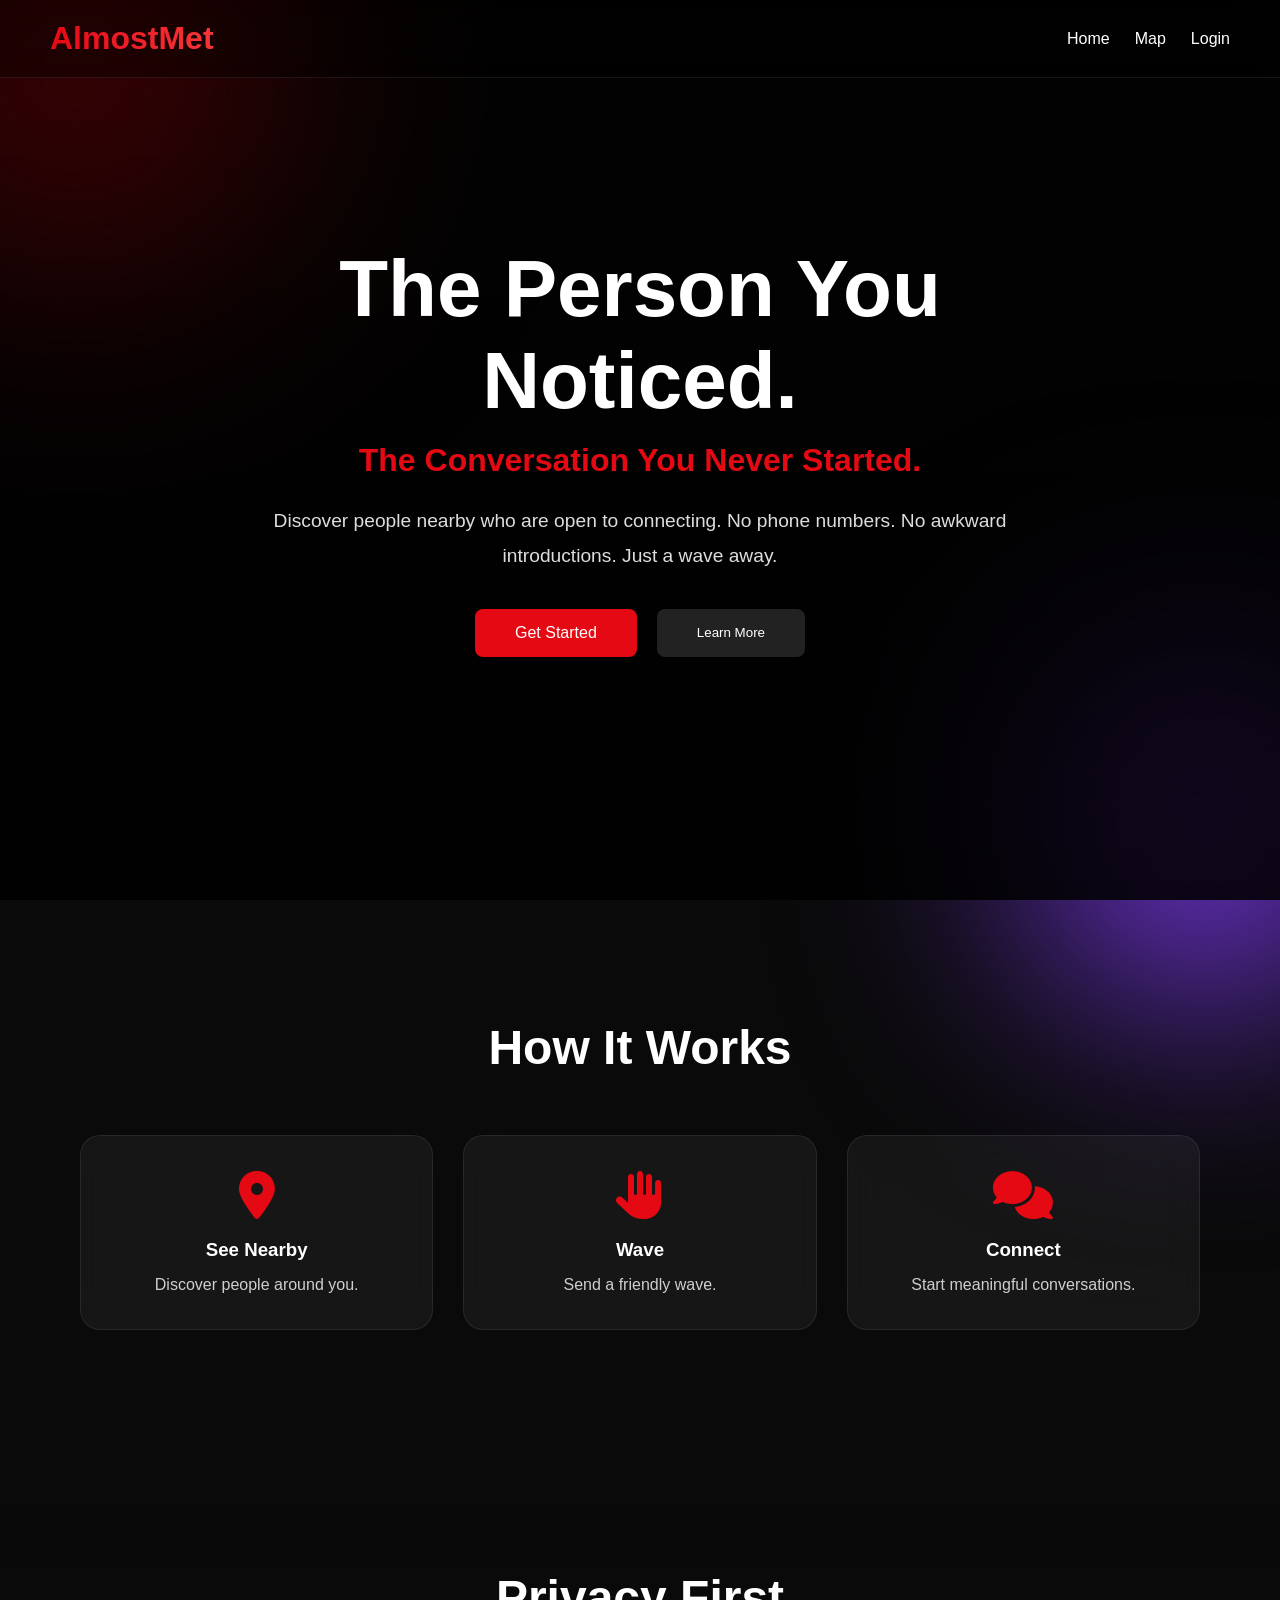
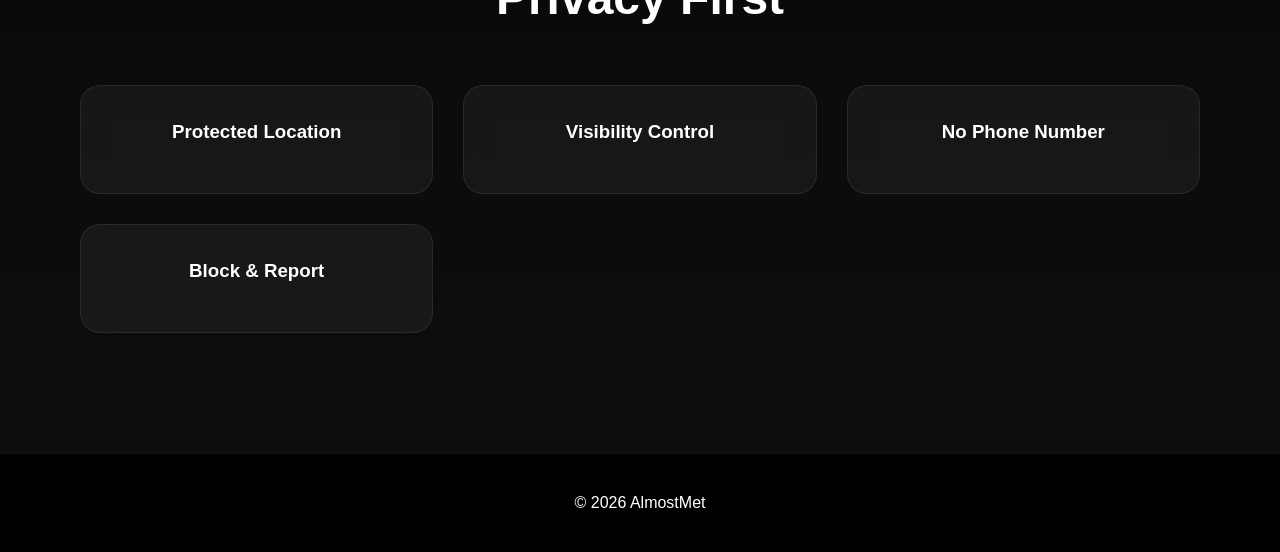
<file: index.html>
<!DOCTYPE html>
<html lang="en">
<head>
<meta charset="UTF-8">
<meta name="viewport" content="width=device-width, initial-scale=1.0">
<title>AlmostMet</title>

<link rel="stylesheet" href="style.css">

<link
rel="stylesheet"
href="https://cdnjs.cloudflare.com/ajax/libs/font-awesome/6.5.2/css/all.min.css"
/>

</head>
<div class="orb orb1"></div>
<div class="orb orb2"></div>

<body>

<nav>
    <div class="logo">AlmostMet</div>

    <ul>
        <li><a href="#">Home</a></li>
        <li><a href="map.html">Map</a></li>
        <a href="login.html">Login</a>
    </ul>
</nav>

<section class="hero">

    <div class="overlay"></div>

    <div class="hero-content">

        <h1>The Person You Noticed.</h1>

        <h2>The Conversation You Never Started.</h2>

        <p>
            Discover people nearby who are open to connecting.
            No phone numbers. No awkward introductions.
            Just a wave away.
        </p>

        <div class="buttons">

            <button class="btn-red">
                Get Started
            </button>

            <button class="btn-dark">
                Learn More
            </button>

        </div>

    </div>

</section>

<section class="how">

    <h2>How It Works</h2>

    <div class="cards">

        <div class="card">
            <i class="fa-solid fa-location-dot"></i>
            <h3>See Nearby</h3>
            <p>Discover people around you.</p>
        </div>

        <div class="card">
            <i class="fa-solid fa-hand"></i>
            <h3>Wave</h3>
            <p>Send a friendly wave.</p>
        </div>

        <div class="card">
            <i class="fa-solid fa-comments"></i>
            <h3>Connect</h3>
            <p>Start meaningful conversations.</p>
        </div>

    </div>

</section>

<section class="safety">

    <h2>Privacy First</h2>

    <div class="cards">

        <div class="card">
            <h3>Protected Location</h3>
        </div>

        <div class="card">
            <h3>Visibility Control</h3>
        </div>

        <div class="card">
            <h3>No Phone Number</h3>
        </div>

        <div class="card">
            <h3>Block & Report</h3>
        </div>

    </div>

</section>

<footer>

    <p>© 2026 AlmostMet</p>

</footer>

</body>

<script>
window.addEventListener('scroll',()=>{

let scroll = window.pageYOffset;

document.querySelector('.hero')
.style.backgroundPositionY =
scroll * 0.5 + 'px';

});
</script>

</html>
</file>
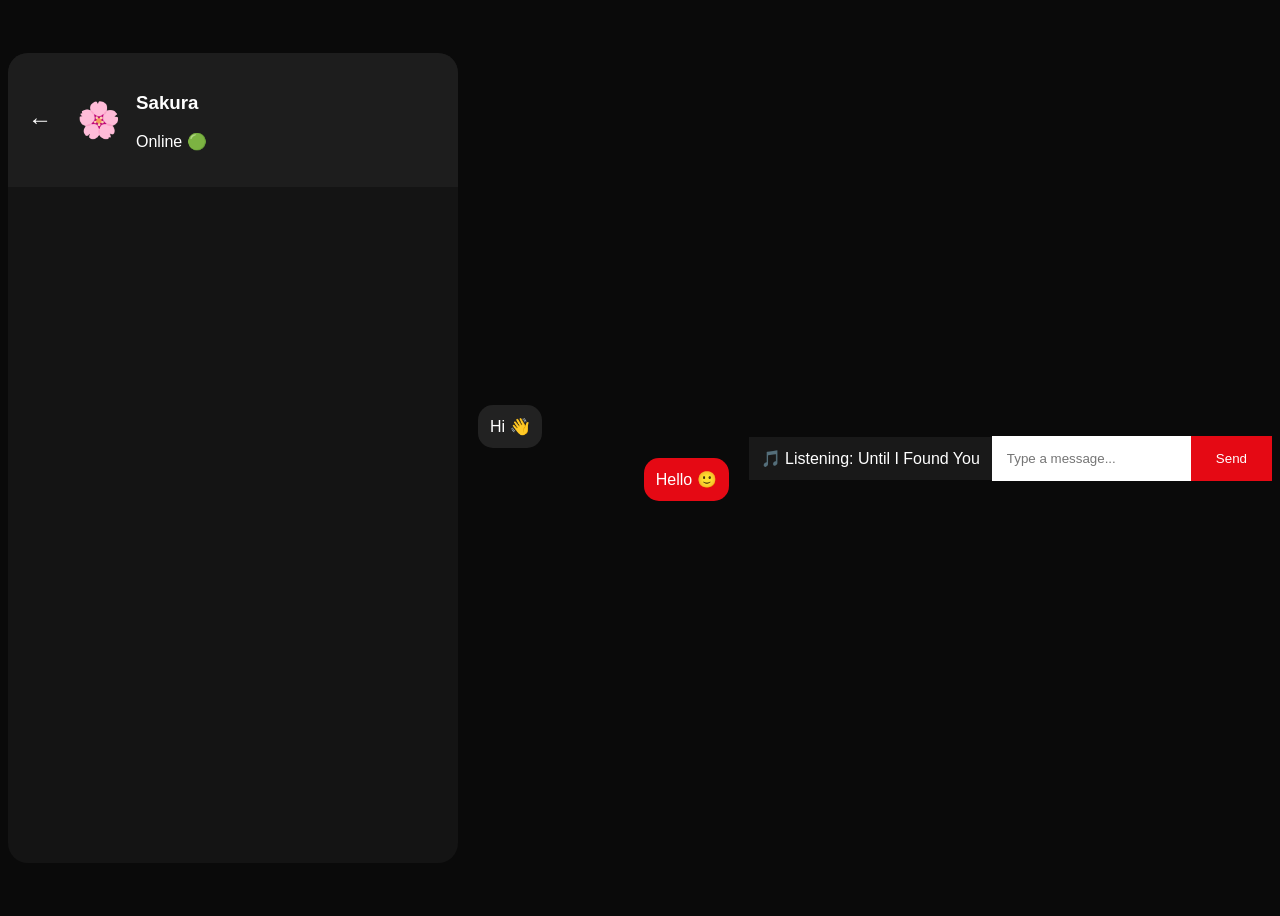
<file: chat.html>
<!DOCTYPE html>
<html>

<head>

<title>AlmostMet Chat</title>

<link rel="stylesheet" href="chat.css">

</head>

<body>

<div class="chat-container">

    <div class="chat-header">

    <a href="map.html" class="back-btn">
←
    </a>

    <div class="avatar">
    🌸
    </div>

    <div>

    <h3>Sakura</h3>

    <p>Online 🟢</p>

    </div>

</div>

    </div>

    <div class="messages" id="messages">

        <div class="received">
            Hi 👋
        </div>

        <div class="sent">
            Hello 🙂
        </div>

    </div>

    <div class="music-bar">

        🎵 Listening:
        Until I Found You

    </div>

    <div class="input-box">

        <input
        type="text"
        placeholder="Type a message...">

        <button>
            Send
        </button>

    </div>

</div>

<script src="chat.js"></script>

</body>

</html>
</file>
<file: style.css>
*{
    margin:0;
    padding:0;
    box-sizing:border-box;
    font-family:'Segoe UI',sans-serif;
}

html{
    scroll-behavior:smooth;
}

body{
    background:#0a0a0a;
    color:white;
    overflow-x:hidden;
}

/* BACKGROUND ORBS */

.orb{
    position:fixed;
    border-radius:50%;
    filter:blur(120px);
    z-index:-1;
}

.orb1{
    width:450px;
    height:450px;
    background:#e50914;
    top:-150px;
    left:-150px;
    animation:float1 12s infinite ease-in-out;
}

.orb2{
    width:350px;
    height:350px;
    background:#7c3aed;
    right:-100px;
    bottom:-100px;
    animation:float2 10s infinite ease-in-out;
}

@keyframes float1{
    50%{
        transform:translateY(120px);
    }
}

@keyframes float2{
    50%{
        transform:translateY(-80px);
    }
}

/* NAVBAR */

nav{

    position:fixed;
    top:0;
    width:100%;

    display:flex;
    justify-content:space-between;
    align-items:center;

    padding:20px 50px;

    background:rgba(0,0,0,.35);

    backdrop-filter:blur(20px);

    border-bottom:1px solid rgba(255,255,255,.08);

    z-index:1000;
}

.logo{

    font-size:2rem;
    font-weight:800;

    background:linear-gradient(
    90deg,
    #e50914,
    #ff4d4d,
    #ffffff
    );

    background-size:300%;

    -webkit-background-clip:text;
    color:transparent;

    animation:gradientMove 5s linear infinite;
}

@keyframes gradientMove{

    from{
        background-position:0%;
    }

    to{
        background-position:300%;
    }
}

nav ul{
    list-style:none;
    display:flex;
    gap:25px;
}

nav a{
    color:white;
    text-decoration:none;
    transition:.3s;
}

nav a:hover{
    color:#e50914;
}

/* HERO */

.hero{

    height:100vh;

    background:url('https://images.unsplash.com/photo-1519501025264-65ba15a82390?q=80&w=1920')
    center/cover no-repeat;

    position:relative;

    display:flex;
    justify-content:center;
    align-items:center;
}

.overlay{

    position:absolute;
    inset:0;

    background:
    linear-gradient(
    rgba(0,0,0,.75),
    rgba(0,0,0,.85)
    );
}

.hero-content{

    position:relative;
    z-index:2;

    text-align:center;
    max-width:850px;

    padding:20px;

    animation:fadeUp 1.2s ease;
}

.hero h1{

    font-size:5rem;
    font-weight:800;

    margin-bottom:15px;
}

.hero h2{

    color:#e50914;

    margin-bottom:25px;

    font-size:2rem;
}

.hero p{

    font-size:1.2rem;

    line-height:1.8;

    margin-bottom:35px;

    color:#ddd;
}

@keyframes fadeUp{

    from{
        opacity:0;
        transform:translateY(50px);
    }

    to{
        opacity:1;
        transform:translateY(0);
    }
}

/* BUTTONS */

.buttons{

    display:flex;
    justify-content:center;
    gap:20px;
}

.btn-red{

    background:#e50914;

    border:none;

    color:white;

    padding:15px 40px;

    border-radius:8px;

    cursor:pointer;

    font-size:1rem;

    transition:.3s;
}

.btn-red:hover{

    transform:scale(1.08);

    box-shadow:
    0 0 40px rgba(229,9,20,.5);
}

.btn-dark{

    background:#222;

    border:none;

    color:white;

    padding:15px 40px;

    border-radius:8px;

    cursor:pointer;

    transition:.3s;
}

.btn-dark:hover{

    transform:scale(1.08);
}

/* SECTIONS */

section{
    padding:120px 80px;
}

section h2{

    text-align:center;

    font-size:3rem;

    margin-bottom:60px;
}

/* CARDS */

.cards{

    display:grid;

    grid-template-columns:
    repeat(auto-fit,minmax(260px,1fr));

    gap:30px;
}

.card{

    background:
    rgba(255,255,255,.05);

    backdrop-filter:blur(20px);

    border:
    1px solid rgba(255,255,255,.08);

    padding:35px;

    border-radius:20px;

    text-align:center;

    transition:.4s;
}

.card:hover{

    transform:
    translateY(-15px);

    box-shadow:
    0 20px 60px
    rgba(229,9,20,.2);
}

.card i{

    font-size:3rem;

    color:#e50914;

    margin-bottom:20px;
}

.card h3{

    margin-bottom:15px;
}

.card p{

    color:#cfcfcf;
}

/* SAFETY */

.safety{

    background:
    linear-gradient(
    180deg,
    transparent,
    rgba(255,255,255,.02)
    );
}

/* FOOTER */

footer{

    text-align:center;

    padding:40px;

    background:black;

    border-top:
    1px solid rgba(255,255,255,.08);
}

/* MOBILE */

@media(max-width:768px){

    nav{

        padding:15px 20px;
    }

    .logo{

        font-size:1.6rem;
    }

    nav ul{

        gap:15px;
    }

    .hero h1{

        font-size:2.8rem;
    }

    .hero h2{

        font-size:1.3rem;
    }

    .hero p{

        font-size:1rem;
    }

    .buttons{

        flex-direction:column;
    }

    section{

        padding:80px 25px;
    }

    section h2{

        font-size:2rem;
    }
}
</file>
<file: chat.css>
body{

background:#0a0a0a;

font-family:sans-serif;

height:100vh;

display:flex;

justify-content:center;

align-items:center;

color:white;
}

.chat-container{

width:450px;

height:90vh;

background:#141414;

border-radius:20px;

display:flex;

flex-direction:column;

overflow:hidden;
}

.chat-header{

padding:20px;

background:#1d1d1d;

display:flex;

gap:15px;

align-items:center;
}

.avatar{

font-size:35px;
}

.messages{

flex:1;

padding:20px;

overflow-y:auto;
}

.sent{

background:#e50914;

padding:12px;

border-radius:15px;

margin-bottom:10px;

width:max-content;

margin-left:auto;
}

.received{

background:#222;

padding:12px;

border-radius:15px;

margin-bottom:10px;

width:max-content;
}

.music-bar{

padding:12px;

background:#191919;

text-align:center;
}

.input-box{

display:flex;
}

.input-box input{

flex:1;

padding:15px;

border:none;

outline:none;
}

.input-box button{

background:#e50914;

color:white;

border:none;

padding:15px 25px;

cursor:pointer;
}
.back-btn{

text-decoration:none;

color:white;

font-size:24px;

margin-right:10px;
}
</file>
